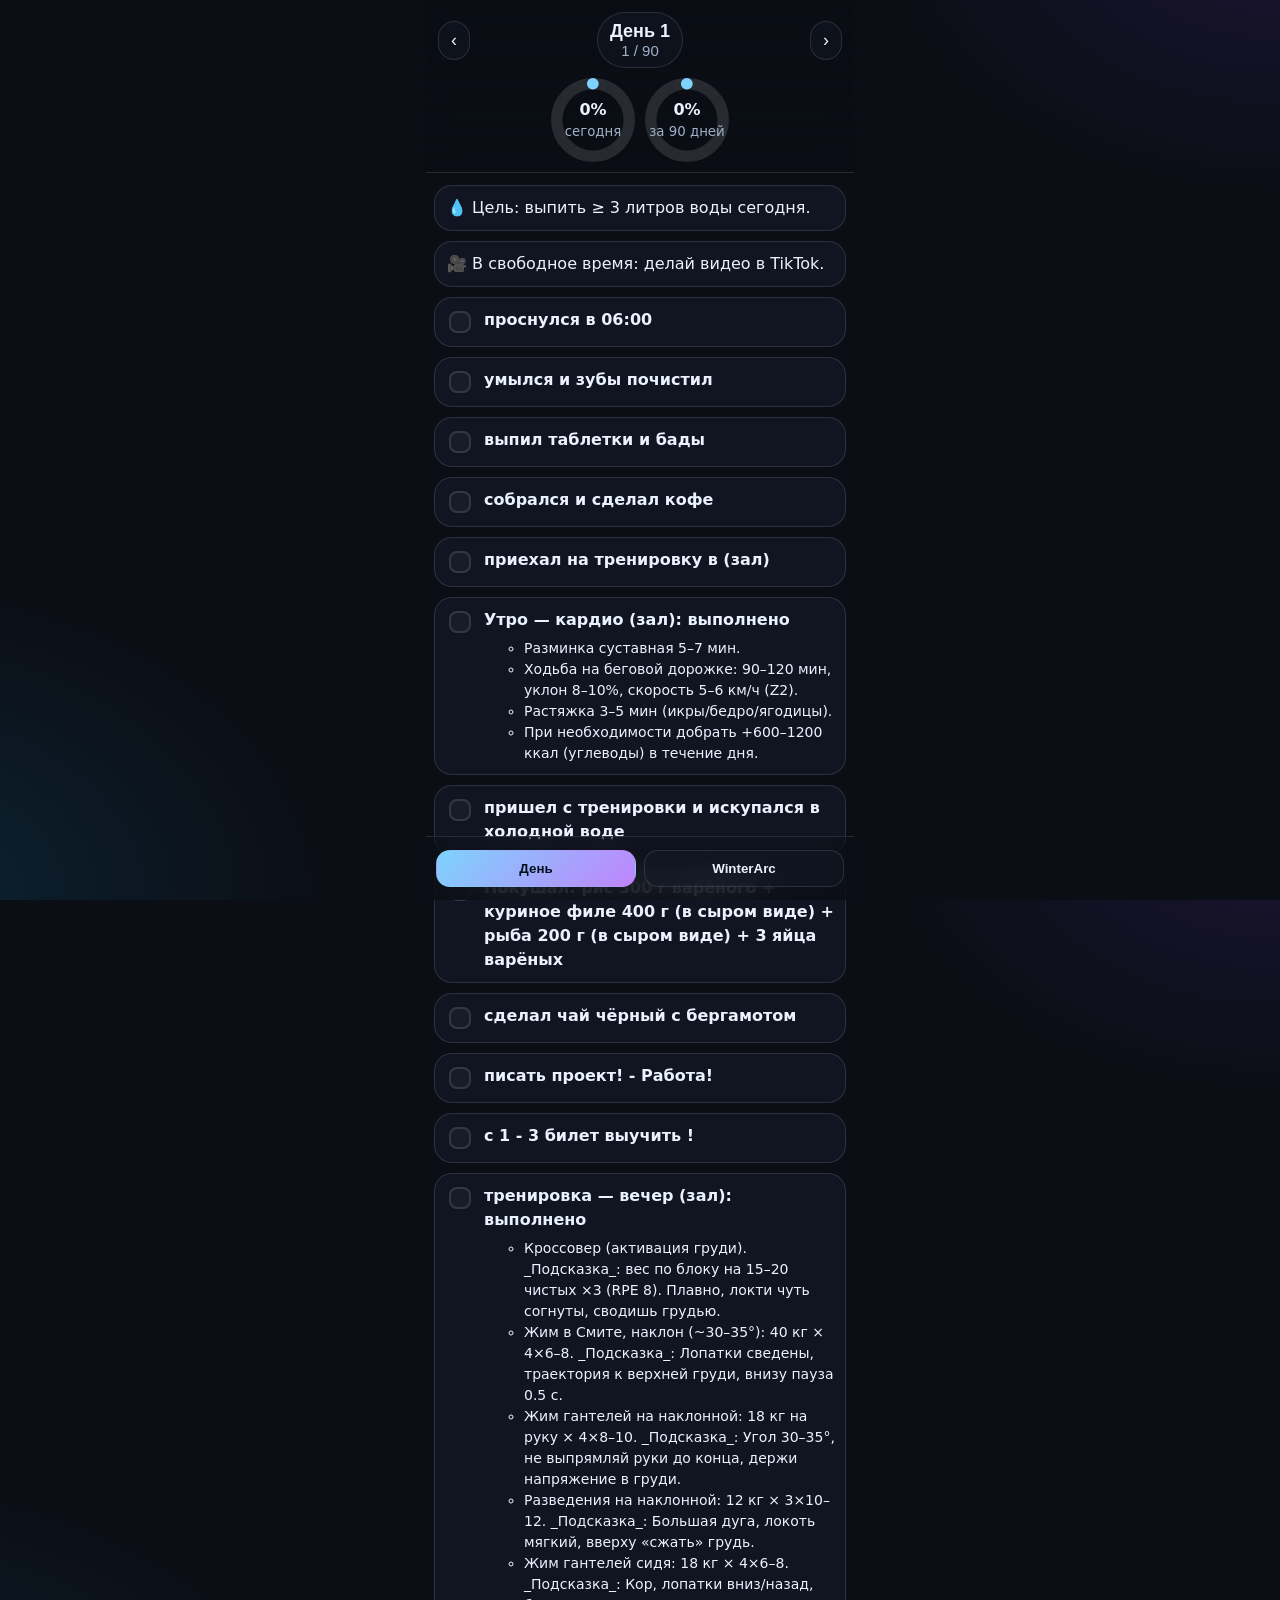
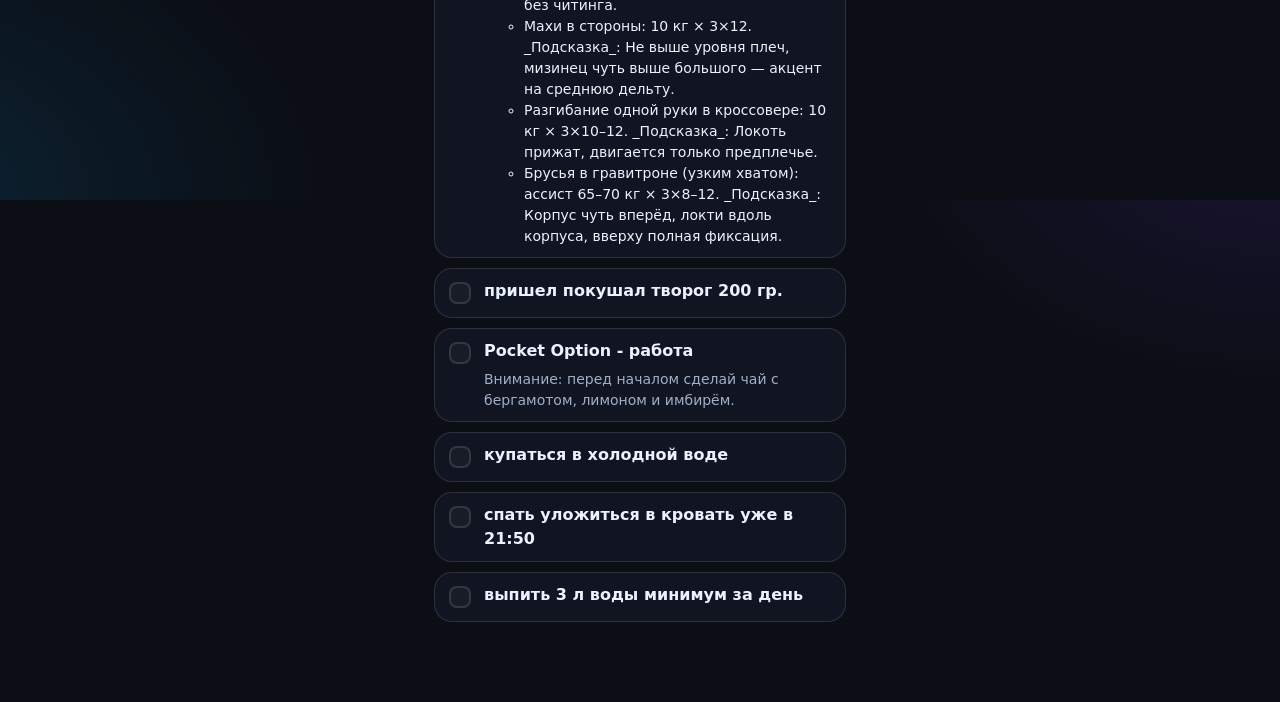
<file: index.html>
<!doctype html>
<html lang="ru">
<head>
  <meta charset="utf-8" />
  <meta name="viewport" content="width=device-width, initial-scale=1, maximum-scale=1, user-scalable=no, viewport-fit=cover"/><title>Winter Arc 90 — трекер</title>
  <link rel="stylesheet" href="style.css"/>
</head>
<body>
  <div id="app">
    <header class="topbar">
      <div class="day-switch">
        <button id="prevDay" aria-label="предыдущий день">‹</button>
        <div class="day-title">
          <button id="openPicker" class="day-label"><span id="dayLabel">День 1</span><small id="dayOf90">1 / 90</small></button>
        </div>
        <button id="nextDay" aria-label="следующий день">›</button>
      </div>
      <div class="rings">
        <div class="ring" id="todayRing">
          <svg viewBox="0 0 44 44"><circle cx="22" cy="22" r="19" class="bg"/><circle cx="22" cy="22" r="19" class="fg"/></svg>
          <div class="ring-text"><span id="todayPct">0%</span><small>сегодня</small></div>
        </div>
        <div class="ring" id="allRing">
          <svg viewBox="0 0 44 44"><circle cx="22" cy="22" r="19" class="bg"/><circle cx="22" cy="22" r="19" class="fg"/></svg>
          <div class="ring-text"><span id="allPct">0%</span><small>за 90 дней</small></div>
        </div>
      </div>
    </header>

    <main id="content" class="content">
      <section id="tab-day" class="tab active">
        <div class="note note-water">💧 Цель: выпить ≥ 3 литров воды сегодня.</div>
        <div class="note">🎥 В свободное время: делай видео в TikTok.</div>
        <ul id="checklist" class="list"></ul>
      </section>

      <section id="tab-winterarc" class="tab">
        <h2>WinterArc — таблицы</h2>
        <div id="winterTabs" class="subtabs"></div>
        <div id="winterTable" class="tablewrap"></div>
      </section>
    </main>

    <nav class="bottombar">
      <button data-tab="tab-day" class="active">День</button>
      <button data-tab="tab-winterarc">WinterArc</button>
    </nav>

    <!-- Day Picker Overlay -->
    <div id="dayPicker" class="overlay hidden">
      <div class="sheet">
        <div class="sheet-head">
          <span>Выбери день</span>
          <button id="closePicker" class="iconbtn">✕</button>
        </div>
        <div id="dayGrid" class="day-grid"></div>
      </div>
    </div>
  </div>

  <script>
  document.documentElement.style.setProperty('--safe-top', (window.CSS && CSS.supports('top: env(safe-area-inset-top)')) ? 'env(safe-area-inset-top)' : '0px');
  document.documentElement.style.setProperty('--safe-bottom', (window.CSS && CSS.supports('bottom: env(safe-area-inset-bottom)')) ? 'env(safe-area-inset-bottom)' : '0px');
  </script>
<script src="./app_updated.js"></script>
</body>
</html>
</file>
<file: style.css>
/* ===== Base / 2025 glass ===== */
:root{
  --bg:#0b0e15; --ink:#eaf2ff; --muted:#9fb0c8;
  --card:rgba(24,29,44,.55); --glass:rgba(24,29,44,.35);
  --stroke:rgba(255,255,255,.12);
  --accent:#7dd3fc; --accent2:#c084fc; --ok:#22c55e; --warn:#f59e0b; --danger:#ef4444;
  --radius:18px;
  --nav-h:64px;
}
*{box-sizing:border-box}
html,body{height:100%;margin:0}
body{
  font: 16px/1.5 system-ui, -apple-system, Segoe UI, Roboto, sans-serif;
  background:
    radial-gradient(1000px 700px at 100% -10%, rgba(124,58,237,.15), transparent 40%),
    radial-gradient(1000px 700px at -10% 100%, rgba(14,165,233,.15), transparent 45%),
    linear-gradient(180deg, #0b0e15 0%, #0b0e15 100%);
  color:var(--ink);
  padding-top: var(--safe-top);
  padding-bottom: calc(var(--nav-h) + var(--safe-bottom) + 28px);
}
#app{max-width:428px;margin:0 auto;position:relative;min-height:100%}
.topbar{
  position:sticky;top:0;z-index:10;
  backdrop-filter: blur(14px);
  background:linear-gradient(180deg, rgba(10,13,20,.9), rgba(10,13,20,.4));
  border-bottom:1px solid var(--stroke);
  padding:12px 12px 10px;
}
.day-switch{display:flex;align-items:center;justify-content:space-between;gap:10px}
.day-switch button{background:var(--glass); color:var(--ink); border:1px solid var(--stroke); padding:8px 12px; border-radius:999px; font-size:18px}
.day-title{display:flex;flex-direction:column;align-items:center;min-width:140px}
.day-label{background:transparent;border:none;color:var(--ink);display:flex;flex-direction:column;align-items:center}
.day-title span{font-weight:700;font-size:18px}
.day-title small{color:var(--muted)}
.rings{display:flex;gap:10px;justify-content:center;margin-top:10px}
.ring{position:relative;width:84px;height:84px}
.ring svg{width:84px;height:84px;transform:rotate(-90deg)}
.ring .bg{fill:none;stroke:var(--stroke);stroke-width:6}
.ring .fg{fill:none;stroke:var(--accent);stroke-linecap:round;stroke-width:6;stroke-dasharray:119 119;stroke-dashoffset:119;transition:stroke-dashoffset .3s}
.ring-text{position:absolute;inset:0;display:flex;flex-direction:column;align-items:center;justify-content:center;font-weight:700}
.ring-text small{color:var(--muted);font-weight:500}

.content{padding:12px 8px 80px} /* big bottom padding so last card is visible above nav */
.note{background:var(--card);border:1px solid var(--stroke);padding:10px 12px;border-radius:var(--radius);margin-bottom:10px}
.list{list-style:none;margin:0;padding:0;display:flex;flex-direction:column;gap:10px}
.item{background:var(--card);border:1px solid var(--stroke);border-radius:var(--radius);padding:10px;display:flex;gap:10px;align-items:flex-start}
/* Fancy checkboxes */
.item input[type="checkbox"]{appearance:none;-webkit-appearance:none; width:22px;height:22px;border-radius:8px;border:2px solid var(--stroke);background:rgba(255,255,255,.03);position:relative;flex:0 0 22px}
.item input[type="checkbox"]:checked{background:linear-gradient(135deg, var(--accent), var(--accent2));border-color:transparent}
.item input[type="checkbox"]:checked::after{content:'✓';position:absolute;inset:0;display:flex;align-items:center;justify-content:center;color:#06151e;font-weight:900;font-size:16px}
.item .txt{flex:1}
.item .txt .title{font-weight:600}
.item .txt .sub{color:var(--muted);font-size:14px;margin-top:6px}
.sub .exo{color:var(--ink)}
.sub .hint{color:#9cc8ff}
.muted{color:var(--muted)}

/* Subtabs + tables */
.subtabs{display:flex;gap:6px;flex-wrap:wrap;margin-bottom:8px}
.subtabs button{background:var(--glass);border:1px solid var(--stroke);padding:8px 10px;border-radius:12px;color:var(--ink)}
.subtabs button.active{background:linear-gradient(135deg, var(--accent), var(--accent2));color:#05101a;border-color:transparent}
.tablewrap{overflow:auto;border:1px solid var(--stroke);border-radius:12px;background:var(--card)}
.tablewrap table{border-collapse:separate;border-spacing:0;width:100%;min-width:980px}
.tablewrap th,.tablewrap td{border-bottom:1px solid var(--stroke);padding:6px 8px;text-align:left;font-size:14px;white-space:nowrap}
.tablewrap th{position:sticky;top:0;background:rgba(15,20,30,.7);backdrop-filter:blur(10px);z-index:2}
.tablewrap td:first-child, .tablewrap th:first-child{position:sticky;left:0;background:rgba(15,20,30,.85);z-index:3}
/* Fit mode — no horizontal scroll: force fixed layout & tiny columns */
.tablewrap.fit{overflow-x:hidden}
.tablewrap.fit table{table-layout:fixed;min-width:100%}
.tablewrap.fit th,.tablewrap.fit td{white-space:nowrap;overflow:hidden;text-overflow:ellipsis;font-size:13px;padding:6px 6px}

/* Tabs nav */
.bottombar{
  position:fixed;left:50%;transform:translateX(-50%);
  bottom:0;z-index:20;height:var(--nav-h);width:100%;max-width:428px;
  display:flex;gap:8px;align-items:center;justify-content:space-around;
  padding:8px 10px calc(8px + var(--safe-bottom));
  background:linear-gradient(180deg, rgba(10,13,20,.2), rgba(10,13,20,.8));
  backdrop-filter:blur(14px);border-top:1px solid var(--stroke);
}
.bottombar button{flex:1;background:var(--glass);border:1px solid var(--stroke);color:var(--ink);padding:10px;border-radius:14px;font-weight:700}
.bottombar button.active{background:linear-gradient(135deg, var(--accent), var(--accent2));color:#05101a;border-color:transparent}

.tab{display:none}
.tab.active{display:block}

/* Overlay day picker */
.overlay{position:fixed;inset:0;background:rgba(0,0,0,.5);backdrop-filter:blur(4px);display:flex;align-items:flex-end;justify-content:center;z-index:50}
.overlay.hidden{display:none}
.sheet{width:100%;max-width:428px;background:#0f1420;border-top-left-radius:20px;border-top-right-radius:20px;border:1px solid var(--stroke);padding:12px}
.sheet-head{display:flex;align-items:center;justify-content:space-between;margin-bottom:8px}
.iconbtn{background:transparent;border:1px solid var(--stroke);border-radius:12px;padding:6px 10px;color:var(--ink)}
.day-grid{display:grid;grid-template-columns:repeat(6,1fr);gap:8px;max-height:60vh;overflow:auto}
.day-grid button{background:var(--glass);border:1px solid var(--stroke);border-radius:12px;color:var(--ink);padding:10px 8px;text-align:center}
.day-grid button .mini{display:block;color:var(--muted);font-size:12px;margin-top:4px}
</file>
